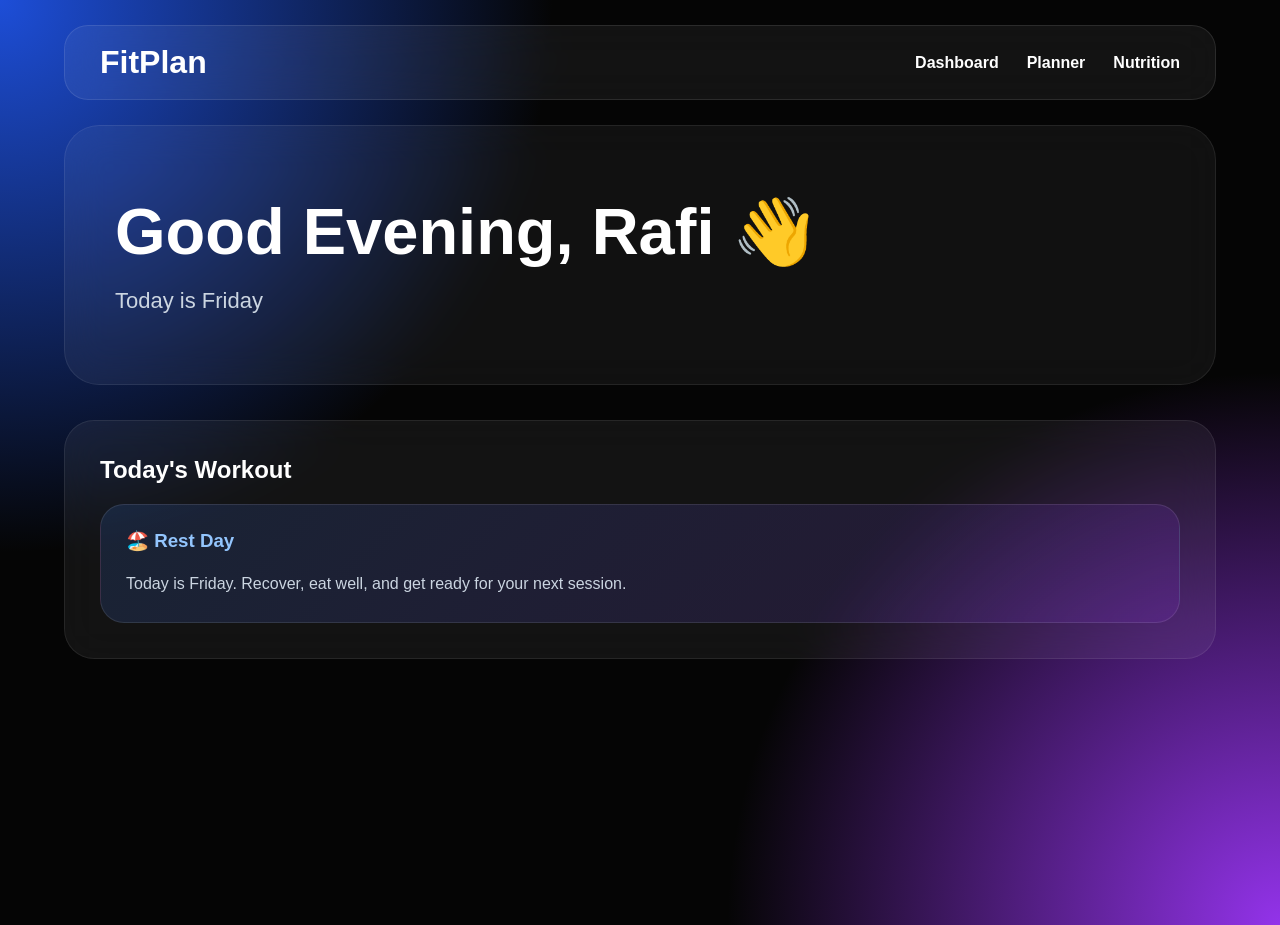
<file: index.html>
<!DOCTYPE html>
<html lang="en">
<head>
  <meta charset="UTF-8" />
  <meta name="viewport" content="width=device-width, initial-scale=1.0" />
  <title>FitPlan | Dashboard</title>
  <link rel="stylesheet" href="css/style.css" />
</head>
<body>
  <nav class="navbar">
    <h2>FitPlan</h2>
    <div>
      <a href="index.html">Dashboard</a>
      <a href="planner.html">Planner</a>
      <a href="nutrition.html">Nutrition</a>
    </div>
  </nav>

  <main class="container">
    <section class="hero">
      <h1 id="greeting">Welcome 👋</h1>
      <p id="todayDate"></p>
    </section>

    <section class="card">
      <h2>Today's Workout</h2>
      <div id="todayWorkout"></div>
    </section>
  </main>

  <script src="js/dashboard.js"></script>
</body>
</html>
</file>
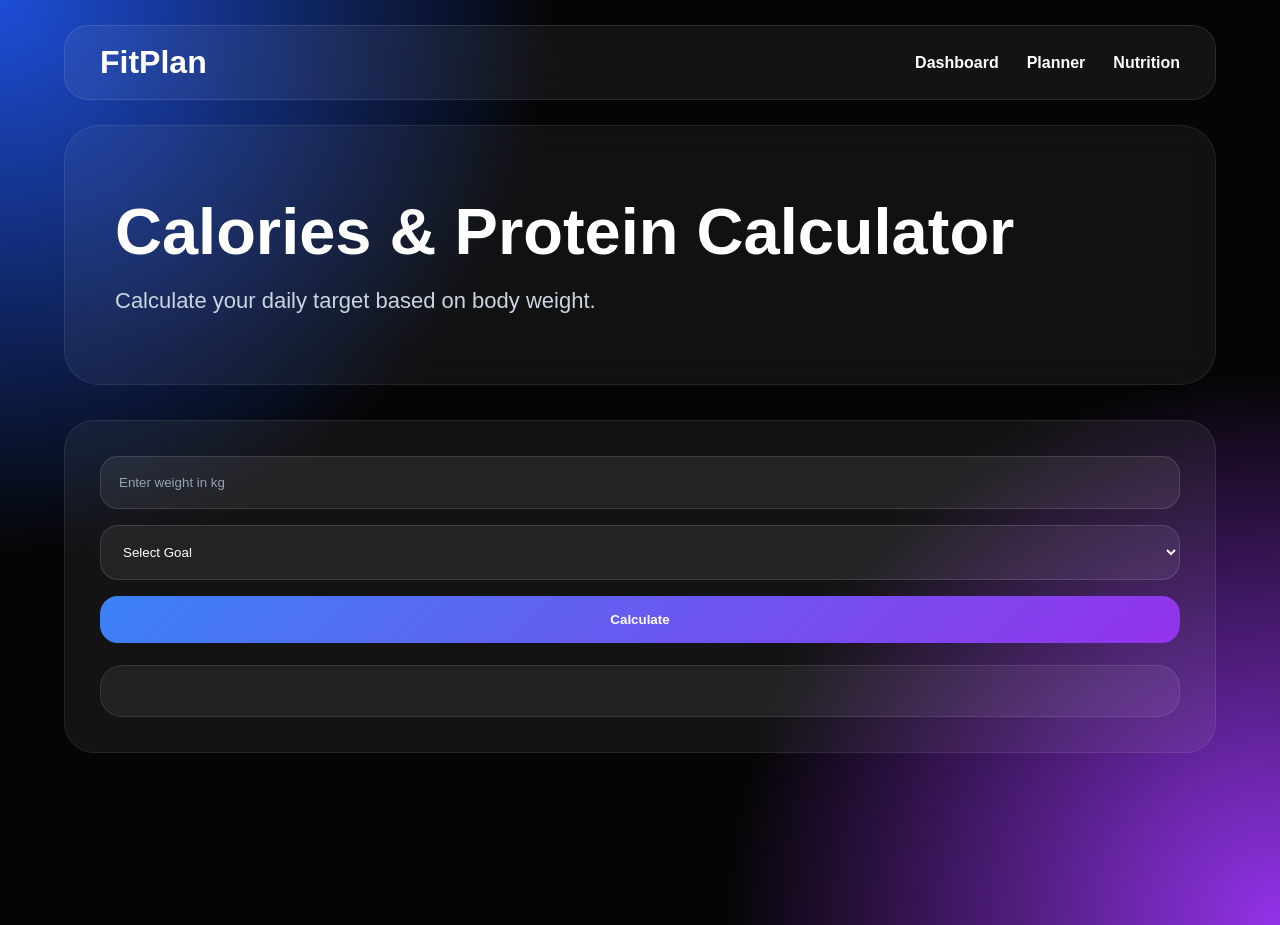
<file: nutrition.html>
<!DOCTYPE html>
<html lang="en">
<head>
  <meta charset="UTF-8" />
  <meta name="viewport" content="width=device-width, initial-scale=1.0" />
  <title>FitPlan | Nutrition</title>
  <link rel="stylesheet" href="css/style.css" />
</head>
<body>
  <nav class="navbar">
    <h2>FitPlan</h2>
    <div>
      <a href="index.html">Dashboard</a>
      <a href="planner.html">Planner</a>
      <a href="nutrition.html">Nutrition</a>
    </div>
  </nav>

  <main class="container">
    <section class="hero">
      <h1>Calories & Protein Calculator</h1>
      <p>Calculate your daily target based on body weight.</p>
    </section>

    <section class="card">
      <form id="nutritionForm">
        <input type="number" id="weight" placeholder="Enter weight in kg" required />

        <select id="goal" required>
          <option value="">Select Goal</option>
          <option value="maintain">Maintain</option>
          <option value="bulk">Lean Bulk</option>
          <option value="cut">Cut</option>
        </select>

        <button type="submit">Calculate</button>
      </form>

      <div id="nutritionResult" class="result-box"></div>
    </section>
  </main>

  <script src="js/nutrition.js"></script>
</body>
</html>
</file>
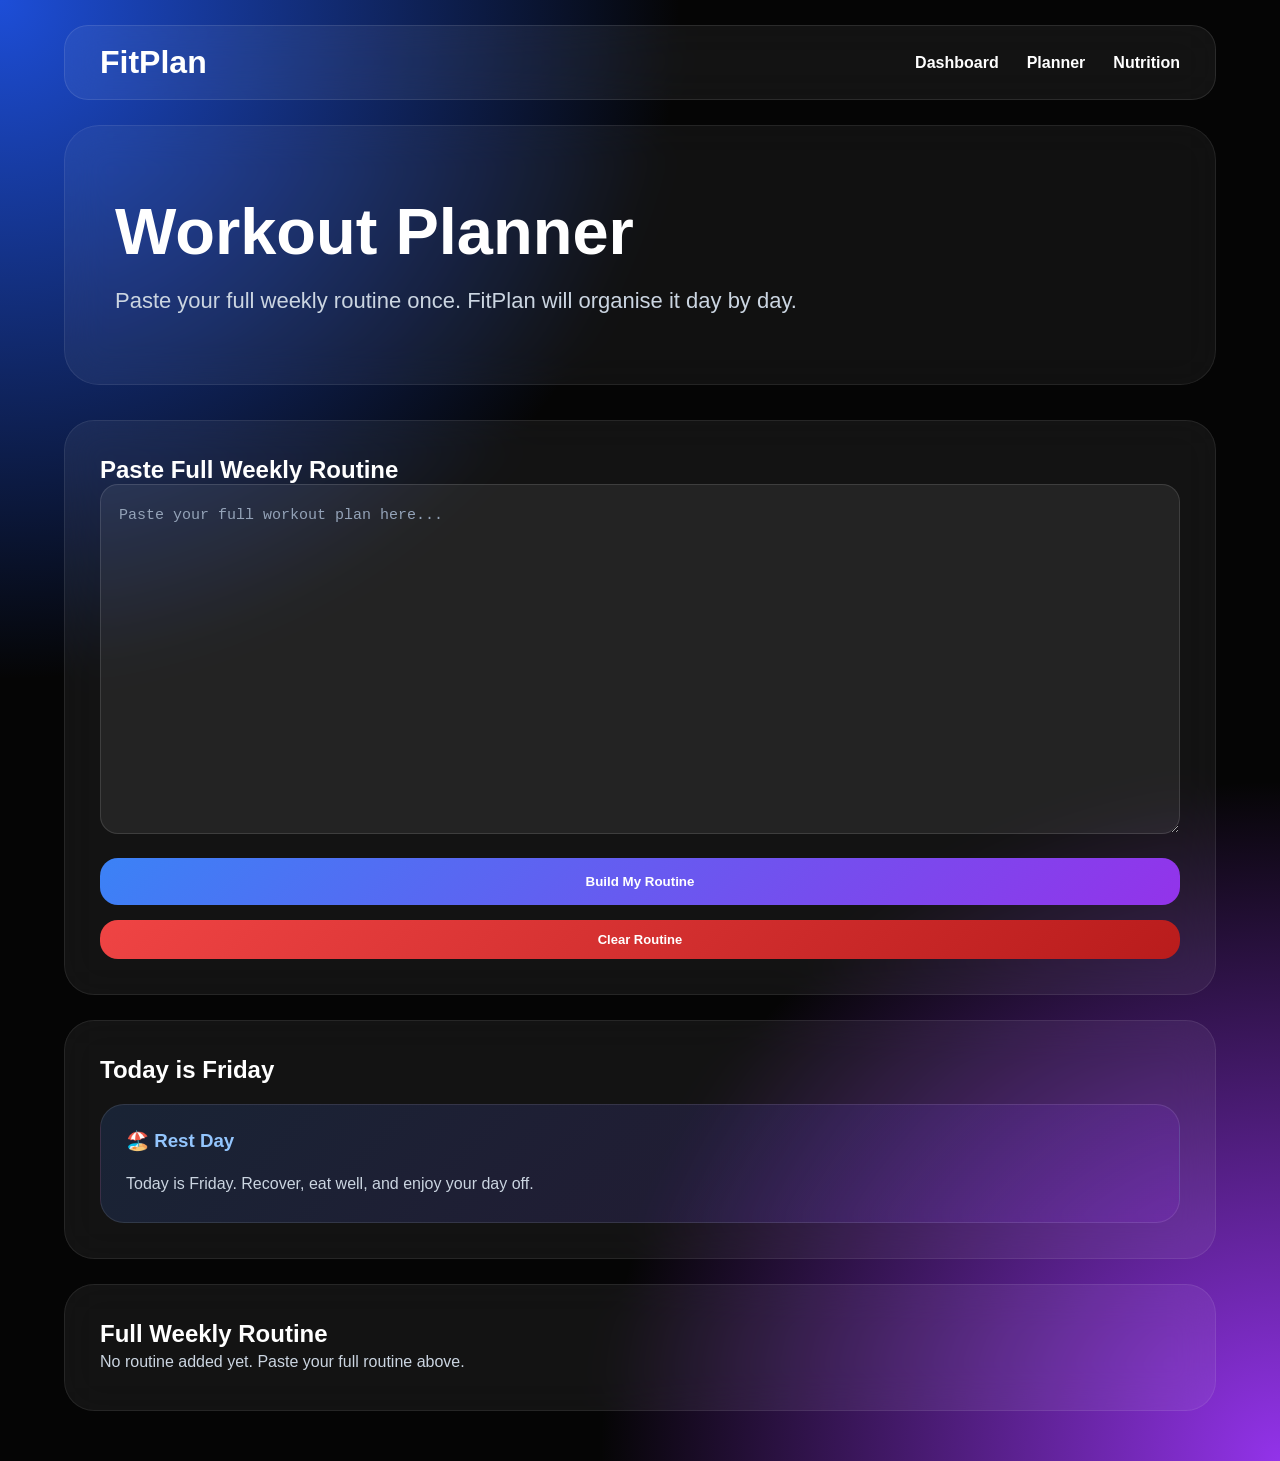
<file: planner.html>
<!DOCTYPE html>
<html lang="en">
<head>
  <meta charset="UTF-8" />
  <meta name="viewport" content="width=device-width, initial-scale=1.0" />
  <title>FitPlan | Planner</title>
  <link rel="stylesheet" href="css/style.css" />
</head>
<body>
  <nav class="navbar">
    <h2>FitPlan</h2>
    <div>
      <a href="index.html">Dashboard</a>
      <a href="planner.html">Planner</a>
      <a href="nutrition.html">Nutrition</a>
    </div>
  </nav>

  <main class="container">
    <section class="hero">
      <h1>Workout Planner</h1>
      <p>Paste your full weekly routine once. FitPlan will organise it day by day.</p>
    </section>

    <section class="card">
      <h2>Paste Full Weekly Routine</h2>

      <textarea
        id="bulkRoutineInput"
        placeholder="Paste your full workout plan here..."
      ></textarea>

      <button id="autoBuildBtn">Build My Routine</button>
      <button id="clearAllBtn" class="clear-btn">Clear Routine</button>
    </section>

    <section class="card">
      <h2 id="todayTitle">Today</h2>
      <div id="todayWorkout"></div>
    </section>

    <section class="card">
      <h2>Full Weekly Routine</h2>
      <div id="weeklyRoutine"></div>
    </section>
  </main>

  <script src="js/planner.js"></script>
</body>
</html>
</file>
<file: css/style.css>
* {
  margin: 0;
  padding: 0;
  box-sizing: border-box;
}

body {
  font-family: Inter, Arial, sans-serif;
  background:
    radial-gradient(circle at top left, #1d4ed8 0%, transparent 35%),
    radial-gradient(circle at bottom right, #9333ea 0%, transparent 35%),
    #050505;
  color: white;
  min-height: 100vh;
}

/* Navbar */
.navbar {
  width: 90%;
  max-width: 1200px;
  margin: 25px auto;
  padding: 18px 35px;
  border-radius: 24px;
  background: rgba(255, 255, 255, 0.06);
  backdrop-filter: blur(20px);
  border: 1px solid rgba(255, 255, 255, 0.1);

  display: flex;
  justify-content: space-between;
  align-items: center;
}

.navbar h2,
.logo {
  font-size: 32px;
  font-weight: 800;
}

.navbar div {
  display: flex;
  gap: 28px;
}

.navbar a {
  color: white;
  text-decoration: none;
  font-weight: 600;
  transition: 0.3s;
}

.navbar a:hover {
  color: #60a5fa;
}

/* Main Container */
.container {
  width: 90%;
  max-width: 1200px;
  margin: 0 auto 50px;
}

/* Hero */
.hero {
  padding: 70px 50px;
  background: rgba(255, 255, 255, 0.05);
  backdrop-filter: blur(20px);
  border-radius: 35px;
  border: 1px solid rgba(255, 255, 255, 0.08);
  margin-bottom: 35px;
}

.hero h1 {
  font-size: clamp(36px, 6vw, 65px);
  line-height: 1.1;
  margin-bottom: 20px;
}

.hero p {
  font-size: clamp(16px, 2vw, 22px);
  color: #cbd5e1;
}

/* Cards */
.card,
.widget {
  padding: 35px;
  border-radius: 30px;
  background: rgba(255, 255, 255, 0.06);
  backdrop-filter: blur(20px);
  border: 1px solid rgba(255, 255, 255, 0.08);
  margin-bottom: 25px;
}

.dashboard-grid {
  display: grid;
  grid-template-columns: repeat(auto-fit, minmax(280px, 1fr));
  gap: 28px;
}

.widget {
  transition: 0.3s;
}

.widget:hover {
  transform: translateY(-8px);
  box-shadow: 0 25px 60px rgba(59, 130, 246, 0.25);
}

/* Forms */
form {
  display: grid;
  gap: 16px;
}

input,
select,
textarea {
  width: 100%;
  padding: 18px;
  border-radius: 18px;
  border: 1px solid rgba(255, 255, 255, 0.12);
  background: rgba(255, 255, 255, 0.07);
  color: white;
  outline: none;
}

input::placeholder,
textarea::placeholder {
  color: #94a3b8;
}

select option {
  color: black;
}

/* Planner Textarea */
textarea {
  min-height: 350px;
  resize: vertical;
  font-size: 15px;
  line-height: 1.7;
}

/* Exercise Cards */
.day-box {
  padding: 25px;
  margin-top: 20px;
  border-radius: 24px;
  background: linear-gradient(
    135deg,
    rgba(59, 130, 246, 0.15),
    rgba(147, 51, 234, 0.15)
  );
  border: 1px solid rgba(255, 255, 255, 0.1);
}

.day-box h3 {
  margin-bottom: 18px;
  color: #93c5fd;
}

/* Muscle Group Heading */
.muscle-title {
  margin-top: 22px;
  margin-bottom: 10px;
  color: #c084fc;
  font-size: 15px;
  text-transform: uppercase;
  letter-spacing: 1px;
}

/* Individual Exercise */
.exercise-row {
  display: flex;
  justify-content: space-between;
  align-items: center;
  gap: 14px;

  padding: 16px;
  margin-top: 12px;
  border-radius: 18px;

  background: rgba(255, 255, 255, 0.06);
}

.exercise-row p {
  color: #e5e7eb;
}

/* Buttons */
button {
  border: none;
  padding: 16px 30px;
  border-radius: 18px;
  background: linear-gradient(
    135deg,
    #3b82f6,
    #9333ea
  );
  color: white;
  font-weight: 700;
  cursor: pointer;
  transition: 0.3s;
}

button:hover {
  transform: scale(1.03);
  box-shadow: 0 20px 40px rgba(59, 130, 246, 0.4);
}

#autoBuildBtn {
  width: 100%;
  margin-top: 20px;
}

#clearAllBtn {
  width: 100%;
  margin-top: 15px;
}

.delete-btn,
.clear-btn {
  background: linear-gradient(
    135deg,
    #ef4444,
    #b91c1c
  );
  padding: 12px 14px;
  font-size: 13px;
}

/* Nutrition Result */
.result-box {
  margin-top: 22px;
  padding: 25px;
  border-radius: 22px;
  background: rgba(255, 255, 255, 0.06);
  border: 1px solid rgba(255, 255, 255, 0.1);
}

.result-box p {
  margin-top: 10px;
}

.nutrition-grid {
  display: grid;
  grid-template-columns: repeat(auto-fit, minmax(160px, 1fr));
  gap: 15px;
  margin-top: 20px;
}

.nutrition-box {
  padding: 18px;
  border-radius: 18px;
  background: rgba(255,255,255,0.07);
  border: 1px solid rgba(255,255,255,0.1);
}

.nutrition-box span {
  display: block;
  color: #94a3b8;
  font-size: 14px;
  margin-bottom: 8px;
}

.nutrition-box strong {
  font-size: 22px;
  color: white;
}

.meal-box {
  margin-top: 20px;
  padding: 20px;
  border-radius: 18px;
  background: linear-gradient(
    135deg,
    rgba(59,130,246,0.15),
    rgba(147,51,234,0.15)
  );
  border: 1px solid rgba(255,255,255,0.1);
}

.meal-box h4 {
  margin-bottom: 10px;
}

/* Empty State */
.empty {
  color: #cbd5e1;
  line-height: 1.7;
}

/* Tablet */
@media (max-width: 900px) {
  .navbar {
    padding: 16px 24px;
  }

  .hero {
    padding: 55px 35px;
  }
}

/* Mobile */
@media (max-width: 600px) {
  .navbar {
    width: 94%;
    margin: 15px auto;
    padding: 18px;

    flex-direction: column;
    gap: 18px;
  }

  .navbar h2,
  .logo {
    font-size: 28px;
  }

  .navbar div {
    width: 100%;
    justify-content: center;
    gap: 12px;
    flex-wrap: wrap;
  }

  .navbar a {
    font-size: 14px;
    padding: 8px 12px;
    border-radius: 999px;
    background: rgba(255, 255, 255, 0.08);
  }

  .container {
    width: 94%;
  }

  .hero {
    padding: 38px 24px;
    border-radius: 26px;
  }

  .hero h1 {
    font-size: 34px;
  }

  .hero p {
    font-size: 16px;
  }

  .card,
  .widget {
    padding: 24px;
    border-radius: 24px;
  }

  textarea {
    min-height: 280px;
  }

  .exercise-row {
    flex-direction: column;
    align-items: flex-start;
  }

  button,
  .delete-btn,
  .clear-btn {
    width: 100%;
  }
}
</file>
